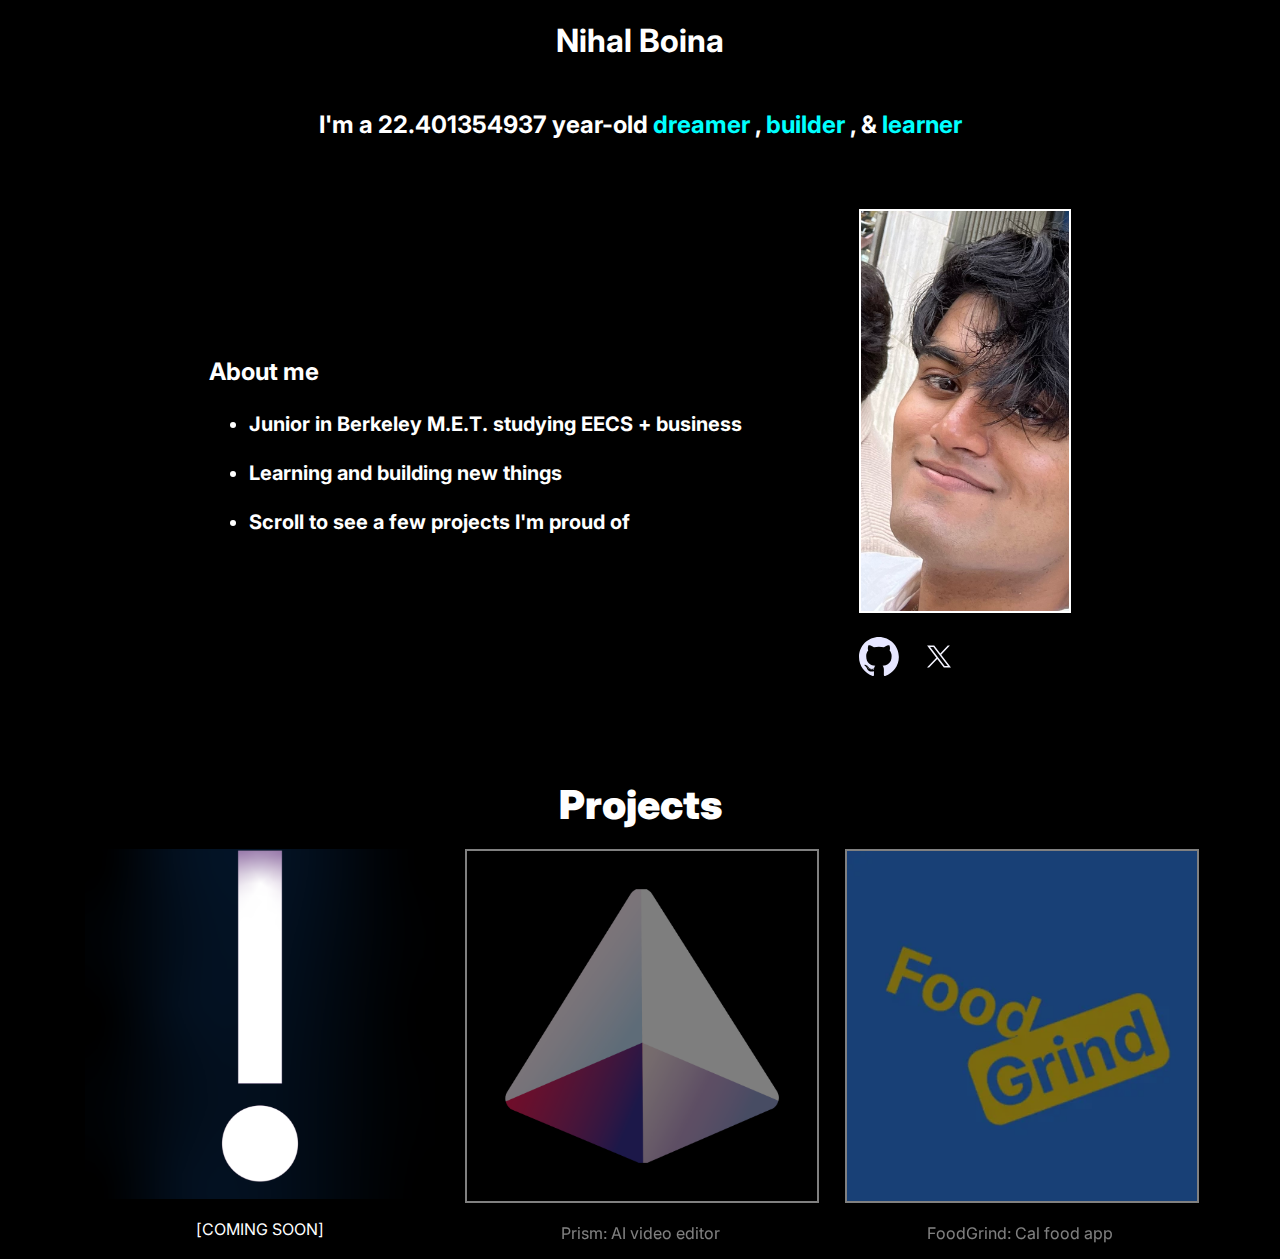
<file: index.html>
<!DOCTYPE html>


<!-- WRITE html code to add frame -->

<html>

<head>
  <title>Nihal Boina</title>
  <link rel="stylesheet" href="styles.css">
  <link rel="icon" type="image/x-icon" href="./favicon/favicon.ico">
  <link href="https://fonts.googleapis.com/css2?family=Inter:wght@400;500;600;700&display=swap" rel="stylesheet">
  <script type="text/javascript">
    function display_c() {
      var refresh = 100; // Refresh rate in milli seconds
      mytime = setTimeout('display_ct()', refresh)
    }
    var age, daysBetweenDates;


    daysBetweenDates = function (d1, d2) {
      var oneDay = 24 * 60 * 60 * 1000;
      var diffDays = (d2 - Date.parse(d1)) / oneDay;
      // console.log(diffDays)
      return diffDays;
    };

    function display_ct() {
      var today = new Date();
      var birthday = new Date('2004-03-02T06:54:00');
      var age = today.getFullYear() - birthday.getFullYear();

      // Adjust age if birthday hasn't occurred this year yet
      if (today.getMonth() < birthday.getMonth() ||
        (today.getMonth() === birthday.getMonth() && today.getDate() < birthday.getDate())) {
        age--;
      }

      // Add decimal portion based on progress through the year
      var nextBirthday = new Date(today.getFullYear(), birthday.getMonth(), birthday.getDate());
      if (nextBirthday < today) {
        nextBirthday.setFullYear(nextBirthday.getFullYear() + 1);
      }
      var yearProgress = 1 - (nextBirthday - today) / (365.25 * 24 * 60 * 60 * 1000);
      var preciseAge = age + yearProgress;

      document.getElementById('ct').innerHTML = preciseAge.toString().substring(0, 12);
      display_c();
    }

    function wrapCharacters(element) {
      const text = element.textContent;
      element.textContent = '';

      // Split by words while preserving spaces
      const words = text.split(/(\s+)/);

      words.forEach(word => {
        if (/^\s+$/.test(word)) {
          // If it's just whitespace, add it directly
          element.appendChild(document.createTextNode(word));
        } else {
          // For actual words, wrap each character
          const chars = word.split('');
          chars.forEach(char => {
            const span = document.createElement('span');
            span.textContent = char;
            span.className = 'char-glitch';
            element.appendChild(span);
          });
        }
      });
    }

    function glitchCharacters(containerClass, intensity = 'active', probability = 0.1) {
      const containers = document.querySelectorAll(containerClass);

      containers.forEach(container => {
        const chars = container.querySelectorAll('.char-glitch');
        // Reset all characters first
        chars.forEach(char => char.classList.remove(intensity));

        // Randomly select up to 2 characters to glitch
        const numCharsToGlitch = Math.min(2, Math.floor(Math.random() * 3)); // 0, 1, or 2 chars
        const indices = Array.from({ length: chars.length }, (_, i) => i);

        // Shuffle array and take first numCharsToGlitch elements
        for (let i = indices.length - 1; i > 0; i--) {
          const j = Math.floor(Math.random() * (i + 1));
          [indices[i], indices[j]] = [indices[j], indices[i]];
        }

        // Apply glitch effect to selected characters
        for (let i = 0; i < numCharsToGlitch; i++) {
          const char = chars[indices[i]];
          char.classList.add(intensity);
          setTimeout(() => {
            char.classList.remove(intensity);
          }, 200 + Math.random() * 300);
        }
      });
    }

    function initGlitchEffects() {
      // Wrap characters in spans
      const nameElement = document.querySelector('.name-container');
      wrapCharacters(nameElement);

      const textElements = document.querySelectorAll('.text-container');
      textElements.forEach(wrapCharacters);

      // Start glitch loops with adjusted frequencies
      setInterval(() => {
        glitchCharacters('.name-container', 'intense', 0.3); // Keep name/title frequency the same
      }, 400);

      setInterval(() => {
        glitchCharacters('.text-container', 'active', 0.01); // Keep low probability
      }, 4000); // Increased from 400 to 4000 (10x slower)
    }

    window.onload = function () {
      display_ct();
      initGlitchEffects();
    }
  </script>
</head>

<body class="bg-dyn" style="text-align:center">
  <h1>
    <span class="name-container">Nihal Boina</span>
  </h1>

  <div style="display: flex; justify-content: center; align-items: center; margin-top: 30px;">
    <h2 style="color:#FFFF;">
      <span>I'm a </span>
      <span id='ct'></span>
      <span> year-old </span>
      <a href="./dreams.html" style="color: cyan; text-decoration: none;">dreamer</a>
      <span>, </span>
      <a href="#Projects" style="color: cyan; text-decoration: none;">builder</a>
      <span>, & </span>
      <a href="./learnings.html" style="color: cyan; text-decoration: none;">learner</a>
    </h2>
  </div>

  <div style="
    margin-top: 50px;
    margin-bottom: 50px;
    display: flex; 
    justify-content: center;
    align-items: center;
    gap: 50px;
    color:#0099ff;
  ">
    <div style="flex: 1; max-width: 600px; text-align: left;">
      <p class="text-container" style="font-size: 24px; font-weight: bolder;">About me</p>
      <ul class="about-me-list" style="font-size: 20px; font-weight: bold; list-style-type: disc; line-height: 1.44;">
        <li class="text-container" style="margin-bottom: 1em;">Junior in Berkeley M.E.T. studying EECS + business</li>
        <li class="text-container" style="margin-bottom: 1em;">Learning and building new things</li>
        <li class="text-container">Scroll to see a few projects I'm proud of</li>
      </ul>
    </div>

    <div style="text-align: center;">
      <img src="./images/pfps/spain.jpeg" alt="Profile picture" style="height: 400px; border: 2px solid #0099ff;">
      <div class="social-icons" style="flex-direction: row;">
        <a href="https://github.com/nihalboina">
          <img src="./images/icons/github.svg" alt="GitHub" />
        </a>
        <a href="https://x.com/nihalwrld">
          <img src="./images/icons/X.svg" alt="X" />
        </a>
      </div>
    </div>
  </div>

  <div style="margin-top: 100px; color:#0099ff; text-align: center;" id="Projects">
    <h2>
      <span class="text-container" style="font-size: 40px; font-weight: bolder;">Projects</span>
    </h2>
  </div>
  <div style="
    margin-top: 10px;
    display: flex;
    flex-direction: column;
    gap: 50px;
    color: #0099ff;
  ">
    <div style="
      display: grid;
      grid-template-columns: repeat(3, 350px);
      justify-content: center;
      gap: 30px;
    ">
      <div>
        <a href="https://welcomeplayer.com/">
          <img src="./images/projects/SYSTEM.png" alt="Placeholder"
            style="width: 350px; height: 350px; object-fit: cover;">
        </a>
        <p class="text-container">[COMING SOON]</p>
      </div>
      <div class="hover-opac">
        <a href="https://prismclips.com/">
          <img src="./images/projects/prism.png" alt="Prism"
            style="width: 350px; height: 350px; object-fit: cover; border: 2px solid #0099ff;">
        </a>
        <p class="text-container">Prism: AI video editor</p>
      </div>
      <div class="hover-opac">
        <a href="https://apps.apple.com/in/app/foodgrind/id1664938134">
          <img src="./images/projects/foodgrind.webp" alt="FoodGrind"
            style="width: 350px; height: 350px; object-fit: cover; border: 2px solid #0099ff;">
        </a>
        <p class="text-container">FoodGrind: Cal food app</p>
      </div>
    </div>

    <!-- <div style="
      display: flex;
      flex-direction: row;
      justify-content: center;
      gap: 30px;
    ">
      <div class="hover-opac" style="flex: 1; max-width: 350px;">
        <a href="https://devpost.com/software/faiza">
          <img src="./images/projects/Faiza.png" alt="FAIZA"
            style="width: 100%; height: 350px; border: 2px solid #0099ff;">
        </a>
        <p class="text-container">FAIZA: decentralized medical forum</p>
      </div>
      <div class="hover-opac" style="flex: 1; max-width: 350px;">
        <a href="https://www.loudounnow.com/2021/11/05/two-teens-develop-app-to-improve-mental-health/">
          <img src="./images/projects/philio.jpeg" alt="Philio"
            style="width: 100%; height: 350px; border: 2px solid #0099ff;">
        </a>
        <p class="text-container">Philio: philosophical social media</p>
      </div>
      <div class="hover-opac" style="flex: 1; max-width: 350px;">
        <a
          href="https://www.myedmaster.com/wp-content/uploads/2021/06/MEM-machine-learning-video.mp4?feature=oembed&autoplay=1">
          <img src="./images/projects/a-list-empire.webp" alt="A-List-Empire"
            style="width: 100%; height: 350px; border: 2px solid #0099ff;">
        </a>
        <p class="text-container">A-List-Empire: A.I. tutoring</p>
      </div>
    </div> -->
  </div>

  <!-- <div style="margin-top: 200px; color:white;">
      <a class = "hover-highlight-animation-5" style="font-size: 40px; font-weight: bolder; color:white;" href="./files/NihalBoina_2025.pdf">* Resume *</a>
    </div> -->
  </div>
  <script>
    var skills =
      '<div style = "color: white; background-color: lightcoral; font-size: 13px; margin-top: 10px;" class = "s-e-e">\
            <a>\
            Languages\
                </a >\
                <div style="font-size: 10px;">\
                  <li>\
                    Python, C++, Java, HTML/CSS, Swift, Javascript, SQL\
                  </li>\
                </div>\
                <div style="margin-top: 10px;">\
                  <a>\
                    Libraries\
                  </a>\
                </div>\
                <div style="font-size: 10px;">\
                  <li>\
                    pandas, PyTorch, OpenCV, NumPy, SKLearn, Selenium, BS4\
                  </li>\
                </div>\
                <div style="margin-top: 10px;">\
                  <a>\
                    OS Experience\
                  </a>\
                </div>\
                <div style="font-size: 10px;">\
                  <li>\
                    Windows, Mac OS, and Linux\
                  </li>\
                </div>\
                <div style="margin-top: 10px;">\
                  <a>\
                    Other\
                  </a>\
                </div>\
                <div style="font-size: 10px;">\
                  <li>\
                    AWS, GCP, AppStoreConnect\
                  </li>\
                </div>\
              </div >';
    var exp = '<div style = "color: white; background-color: lightgreen; font-size: 13px; margin-top: 10px;" class = "s-e-e">\
                <a>\
                  Rimble\
                </a>\
                <div style="font-size: 10px;">\
                  <li>\
                    Machine Learning Intern - Aug. 2023\
                  </li>\
                </div>\
                <div style="margin-top: 10px;">\
                  <a>\
                    A-List-Empire\
                  </a>\
                </div>\
                <div style="font-size: 10px;">\
                  <li>\
                    Machine Learning Architect - Aug. 2022\
                  </li>\
                </div>\
                <div style="margin-top: 10px;">\
                  <a>\
                    MyEdMaster\
                  </a>\
                </div>\
                <div style="font-size: 10px;">\
                  <li>\
                    Machine Learning Lead - Aug. 2021\
                  </li>\
                </div>\
              </div>\
            </div >';
    var education = '<div style = "color: white; background-color: lightblue; font-size: 13px; margin-top: 10px;" class = "s-e-e">\
             <div style="margin-top: 10px;">\
                <a>\
                University of California, Berkeley\
                </a>\
              </div>\
              <div style="font-size: 10px;">\
                <li>\
                  August 2022 - Current\
                </li>\
              </div>\
              <div style="margin-top: 10px;">\
                <a>\
                  Loudoun Academy of Science\
                </a>\
              </div>\
              <div style="font-size: 10px;">\
                <li>\
                  August 2018 - May 2022\
                </li>\
              </div>\
            </div >';
    var regstyle = '"font-size: larger;font-weight:bold;"';
    var activestyle1 = '"font-size: larger;font-weight:bold;background-color:lightcoral;color:white;text-decoration:none;border:none;"';
    var activestyle2 = '"font-size: larger;font-weight:bold;background-color:lightgreen;color:white;text-decoration:none;border-width:0px,border-radius:2px;border:none;"';
    var activestyle3 = '"font-size: larger;font-weight:bold;background-color:lightblue;color:white;text-decoration:none;border-width:0px,border-radius:2px;border:none;"';
  </script>
</body>

</html>
</file>
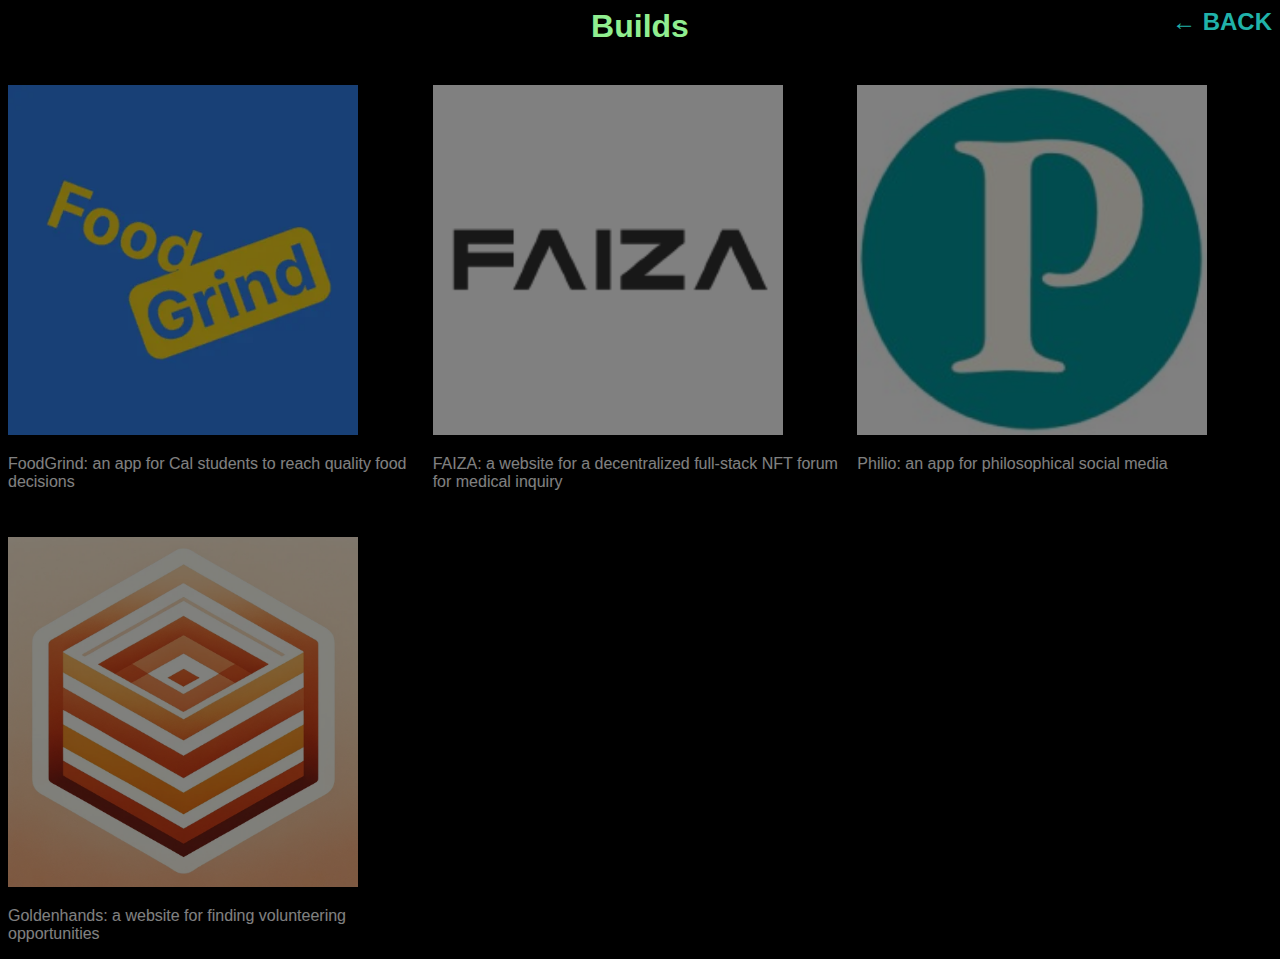
<file: builds.html>
<!DOCTYPE html>
<html>

<head>
    <title>Builds</title>
    <link rel="stylesheet" href="styles.css">
</head>

<body class="bg-dyn" style="text-align:left">
    <div style="
              display: flex; 
              flex-direction: row;
            ">
        <div style="background-color: black; flex: 1;">
        </div>
        <div style="color: lightgreen; flex: 1; text-align: center; font-size: xx-large; font-weight: bolder;">
            Builds
        </div>
        <div style="color: white;text-align:right; font-size: x-large; flex: 1; font-weight: bold;">
            <a class="hover-highlight-animation-4" href="./index.html">&#x2190 BACK</a>
        </div>
    </div>
    <div style="
                margin-top: 10px;
                display: flex; 
                flex-direction: column;
                color:white;
              ">
        <div style="
                          margin-top: 10px;
                          display: flex; 
                          flex-direction: row;
                          color:white;
                        ">
            <div class="hover-opac" style="margin-top:20px; flex:1; padding-right: 10px;">
                <img src="./images/projects/foodgrind.webp" alt="Grad pic" style="width: 350 px; height: 350px;">
                <p>FoodGrind: an app for Cal students to reach quality food decisions</p>
            </div>
            <div class="hover-opac" style="margin-top:20px; flex:1; padding-right: 10px;">
                <img src="./images/projects/Faiza.png" alt="Grad pic" style="width: 350 px; height: 350px;">
                <p>FAIZA: a website for a decentralized full-stack NFT forum for medical inquiry</p>
            </div>
            <div class="hover-opac" style="margin-top:20px; flex:1">
                <img src="./images/projects/philio.jpeg" alt="Grad pic" style="width: 350 px; height: 350px;">
                <p>Philio: an app for philosophical social media</p>
            </div>
        </div>
    
        <div style="
                                    margin-top: 10px;
                                    display: flex; 
                                    flex-direction: row;
                                    color:white;
                                  ">
            <div class="hover-opac" style="margin-top:20px; flex:1; padding-right: 10px;">
                <img src="./images/projects/goldenhands.png" alt="Grad pic" style="width: 350 px; height: 350px;">
                <p>Goldenhands: a website for finding volunteering opportunities</p>
            </div>
            <div style="margin-top:20px; flex:1; padding-right: 10px;">
                <img src="./images/projects/black.png" alt="Grad pic" style="width: 350 px; height: 350px;">
            </div>
            <div style="margin-top:20px; flex:1">
                <img src="./images/projects/black.png" alt="Grad pic" style="width: 350 px; height: 350px;">
            </div>
        </div>
    </div>
</body>

</html>
</file>
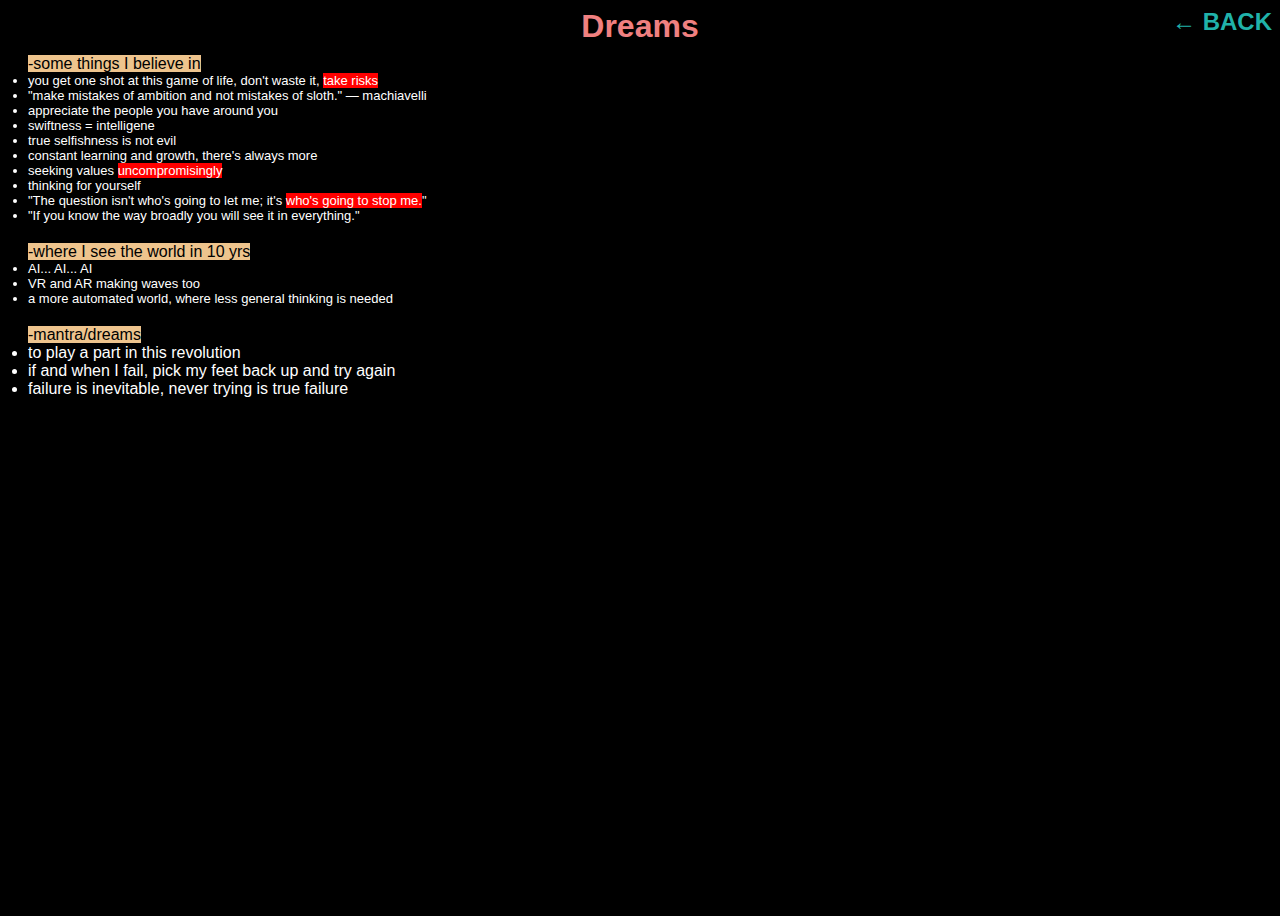
<file: dreams.html>
<!DOCTYPE html>
<html>

<head>
    <title>Dreams</title>
    <link rel="stylesheet" href="styles.css">
</head>

<body class="bg-dyn" style="text-align:left">
    <div style="
              display: flex; 
              flex-direction: row;
            ">
        <div style="background-color: black; flex: 1;">
        </div>
        <div style="color: lightcoral; flex: 1; text-align: center; font-size: xx-large; font-weight: bolder;">
            Dreams
        </div>
        <div style="color: white; font-size: x-large; flex: 1; text-align: right; font-weight: bold;">
            <a class="hover-highlight-animation-4" href="./index.html">&#x2190 BACK</a>
        </div>
    </div>
    <div style="padding-left: 20px;">
        <div style="color: white; padding-top: 10px;">
            <span style="background-color: rgb(238, 196, 141); color: black;">-some things I believe in</span>
            <div style="font-size: 13px;">
                <li>you get one shot at this game of life, don't waste it, <span style="background-color: red;">take
                        risks</span></li>
                <li>"make mistakes of ambition and not mistakes of sloth." — machiavelli</li>
                <li>appreciate the people you have around you</li>
                <li>swiftness = intelligene</li>
                <li>true selfishness is not evil</li>
                <li>constant learning and growth, there's always more</li>
                <li>seeking values <span style="background-color: red;">uncompromisingly</span></li>
                <li>thinking for yourself</li>
                <li>"The question isn't who's going to let me; it's <span style="background-color: red;">who's going to
                        stop me.</span>"</li>
                <li>"If you know the way broadly you will see it in everything."</li>
            </div>
        </div>
        <div style="color: white; padding-top: 20px;">
            <span style="background-color: rgb(238, 196, 141); color: black;">-where I see the world in 10 yrs</span>
            <div style="font-size: 13px;">
                <li>AI... AI... AI</li>
                <li>VR and AR making waves too</li>
                <li>a more automated world, where less general thinking is needed</li>
            </div>

        </div>
        <div style="color: white; padding-top: 20px;">
            <span style="background-color: rgb(238, 196, 141); color: black;">-mantra/dreams</span>
            <li>to play a part in this revolution</li>
            <li>if and when I fail, pick my feet back up and try again</li>
            <li>failure is inevitable, never trying is true failure</li>
        </div>
    </div>
</body>

</html>
</file>
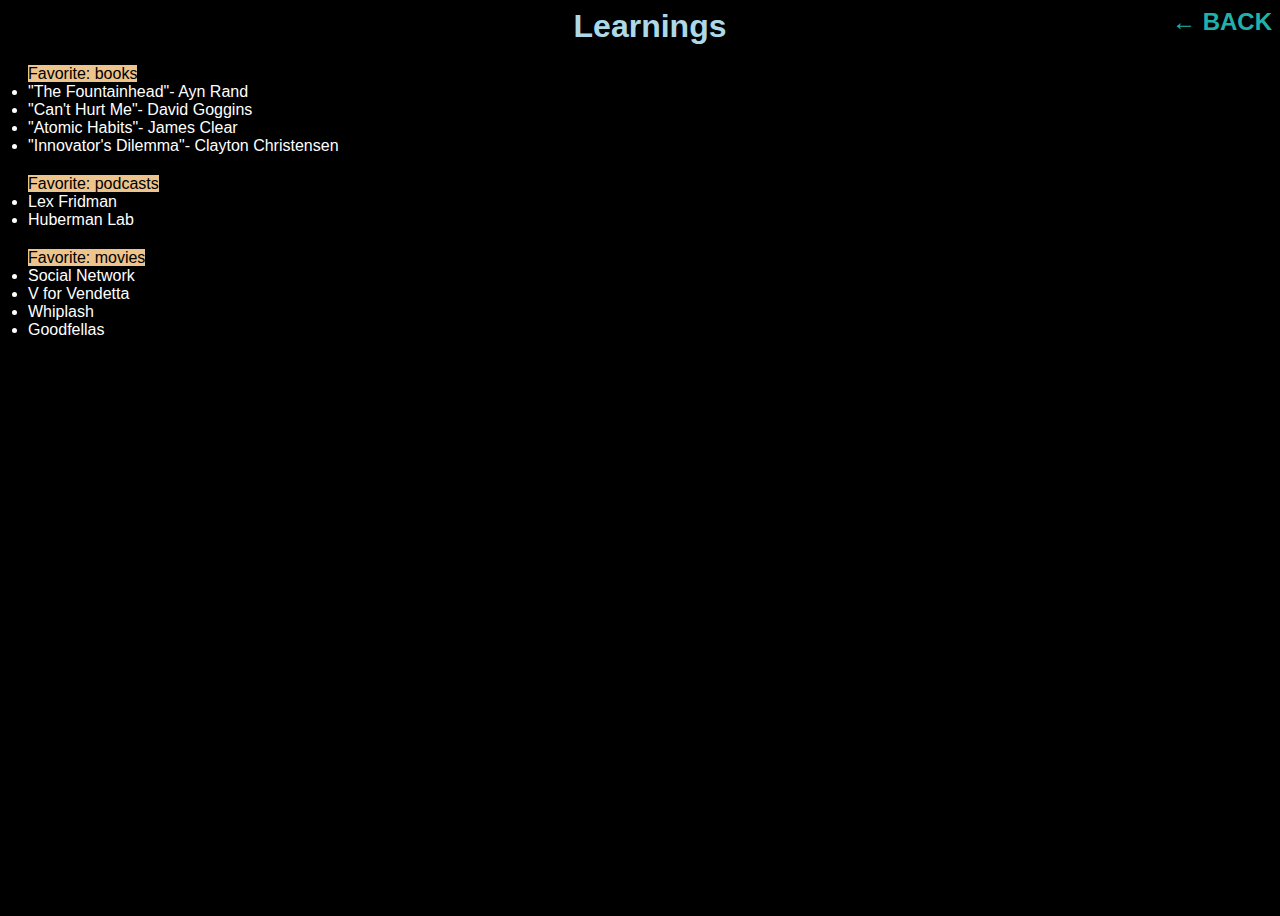
<file: learnings.html>
<!DOCTYPE html>
<html>

<head>
    <title>Learnings</title>
    <link rel="stylesheet" href="styles.css">
</head>

<body class="bg-dyn" style="text-align:left; padding-left: 20px;">
    <div style="
              display: flex; 
              flex-direction: row;
            ">
        <div style="background-color: black; flex: 1;">
        </div>
        <div style="color: lightblue; flex: 1; text-align: center; font-size: xx-large; font-weight: bolder;">
            Learnings
        </div>
        <div style="color: white; text-align:right; font-size: x-large; flex: 1; font-weight: bold;">
            <a class="hover-highlight-animation-4" href="./index.html">&#x2190 BACK</a>
        </div>
    </div>
    <div style="color: white; padding-top: 20px;">
        <span style="background-color: rgb(238, 196, 141); color: black;">Favorite: books</span>
        <li><a href="https://a.co/d/11Sbmw8" class="web-link">"The Fountainhead"</a>- Ayn Rand</li>
        <li><a href="https://a.co/d/dqmRYGO" class="web-link">"Can't Hurt Me"</a>- David Goggins</li>
        <li><a href="https://a.co/d/fXeFikp" class="web-link">"Atomic Habits"</a>- James Clear</li>
        <li><a href="https://a.co/d/6jPAQVS" class="web-link">"Innovator's Dilemma"</a>- Clayton Christensen</li>
    </div>
    <div style="color: white; padding-top: 20px;">
        <span style="background-color: rgb(238, 196, 141); color: black;">Favorite: podcasts</span>
        <li>Lex Fridman</li>
        <li>Huberman Lab</li>
    </div>
    <div style="color: white; padding-top: 20px;">
        <span style="background-color: rgb(238, 196, 141); color: black;">Favorite: movies</span>
        <li>Social Network</li>
        <li>V for Vendetta</li>
        <li>Whiplash</li>
        <li>Goodfellas</li>
    </div>
    <!-- <div style="color: white; padding-top: 20px;">
        <span style="background-color: rgb(238, 196, 141); color: black;">Currently: </span>
        <li>Reading: <a href = "https://www.amazon.com/Gambler-Secrets-Life-at-Risk/dp/1668032856" class = "web-link">"Gambler: Secrets from a Life at Risk"</a>- Billy Walters</li>
    </div> -->
    <!-- <div style="color: white; padding-top: 20px;">
        <span style="background-color: rgb(238, 196, 141); color: black;">Lessons</span>
        <li>#1 advantage for startups is speed</li>
        <li>Live to your own standards</li>
        <li>In addition to learning from your own mistakes, learn from others' asw</li>
        <li>Ship first, adjust later</li>
        <li>Much  more to add</li>
    </div> -->
</body>

</html>
</file>
<file: styles.css>
* .bg-dyn {
  background-color: black;
  background-size: 400% 400%;
  height: 100vh;
  font-family: "Inter", sans-serif;
}

@keyframes glitch-char {
  0% {
    transform: translate(0);
    opacity: 1;
    color: white;
  }
  20% {
    transform: translate(-2px, 2px);
    opacity: 0.8;
    color: #00ffff;
    text-shadow: 2px 2px #ff1744;
  }
  40% {
    transform: translate(-2px, -2px);
    opacity: 1;
    color: #ff1744;
    text-shadow: -2px -2px #00ffff;
  }
  60% {
    transform: translate(2px, 2px);
    opacity: 0.9;
    color: #00ffff;
    text-shadow: 2px -2px #ff1744;
  }
  80% {
    transform: translate(2px, -2px);
    opacity: 1;
    color: #ff1744;
    text-shadow: -2px 2px #00ffff;
  }
  100% {
    transform: translate(0);
    opacity: 1;
    color: white;
    text-shadow: none;
  }
}

@keyframes glitch-char-intense {
  0% {
    transform: translate(0);
    opacity: 1;
    color: #00ffff;
    text-shadow: -3px 0 #ff1744, 3px 3px #00ffff;
  }
  25% {
    transform: translate(-4px, 2px);
    opacity: 0.7;
    color: #ff1744;
    text-shadow: 3px -3px #00ffff, -3px 3px #ff1744;
  }
  50% {
    transform: translate(3px, -3px);
    opacity: 0.9;
    color: #00ffff;
    text-shadow: 3px 0 #ff1744, -3px -3px #00ffff;
  }
  75% {
    transform: translate(-3px, -3px);
    opacity: 0.8;
    color: #ff1744;
    text-shadow: -3px 3px #00ffff, 3px 0 #ff1744;
  }
  100% {
    transform: translate(0);
    opacity: 1;
    color: #00ffff;
    text-shadow: -3px 0 #ff1744, 3px 3px #00ffff;
  }
}

.char-glitch {
  display: inline-block;
  color: white;
}

.char-glitch.active {
  animation: glitch-char 300ms infinite;
}

.char-glitch.intense {
  animation: glitch-char-intense 200ms infinite;
}

.text-container {
  color: white;
}

.name-glitch {
  animation: glitch-intense 200ms infinite;
  color: white;
  font-size: 300%;
  font-weight: bolder;
  text-transform: uppercase;
  letter-spacing: 0.1em;
}

.age-glitch {
  animation: glitch-intense 300ms infinite;
  color: white;
  font-weight: bold;
}

.header {
  margin-top: 0px;
  color: white;
}

.hover-highlight-animation-1 {
  color: white;
  text-decoration: none;
  transition: background-color 0.15s, color 0.15s;
}

.hover-highlight-animation-1:hover {
  background-color: white;
  color: black;
  text-decoration: none;
  border-width: 0px;
  border-radius: 2px;
}

.hover-highlight-animation-2 {
  color: white;
  text-decoration: none;
  transition: background-color 0.15s, color 0.15s;
}

.hover-highlight-animation-2:hover {
  color: black;
  text-decoration: none;
  background-color: white;
  border-width: 0px;
  border-radius: 2px;
}

.hover-highlight-animation-3 {
  color: white;
  text-decoration: none;
  transition: background-color 0.15s, color 0.15s;
}

.hover-highlight-animation-3:hover {
  color: black;
  text-decoration: none;
  background-color: white;
  border-width: 0px;
  border-radius: 2px;
}

.hover-highlight-animation-4 {
  color: lightseagreen;
  text-decoration: none;
  transition: background-color 0.15s, color 0.15s;
}

.hover-highlight-animation-4:hover {
  color: white;
  text-decoration: none;
  background-color: lightseagreen;
}

.hover-highlight-animation-5 {
  color: indigo;
  text-decoration: none;
  transition: background-color 0.15s, color 0.15s;
}

.hover-highlight-animation-5:hover {
  color: white;
  text-decoration: none;
  background-color: indigo;
}

.hover-highlight-animation-img {
  background-color: gray;
  opacity: 0.90;
  text-decoration: none;
  transition: background-color 0.15s, opacity 0.15s;
}

.hover-highlight-animation-img:hover {
  text-decoration: none;
  background-color: whitesmoke;
  opacity: 1;
}

.web-link {
  color: white;
  text-decoration: none;
  transition: background-color 0.15s, color 0.15s;
}

.web-link:hover {
  color: black;
  text-decoration: none;
  background-color: white;
}

* .hover-underline-animation {
  display: inline-block;
  position: relative;
  cursor: pointer;
}

.hover-underline-animation:after {
  content: "";
  position: absolute;
  width: 100%;
  transform: scaleX(0);
  height: 2px;
  bottom: 0;
  left: 0;
  background-color: #0087ca;
  transform-origin: bottom middle;
  transition: transform 0.25s ease-out;
}

.hover-underline-animation:hover:after {
  transform: scaleX(1);
  transform-origin: bottom middle;
}

.hover-underline-animation:active {
}

.hover-opac {
  opacity: 0.5;
  cursor: pointer;
  transition: opacity 0.25s;
}

.hover-opac:hover {
  opacity: 1;
}

/* Hide the checkbox */
#toggle {
  display: none;
}
#toggle1 {
  display: none;
}
#toggle2 {
  display: none;
}

/* Styling for the clickable label */
#clickableText {
  cursor: pointer;
  color: red;
  /* Additional styling as needed */
}

/* Initially hide the content */
#hiddenText {
  display: none;
  color: blue;
  /* Additional styling as needed */
}

/* Display content when checkbox is checked */
#toggle:checked + #clickableText + #hiddenText {
  display: block;
}

#toggle1:checked + #clickableText + #hiddenText {
  display: block;
}

#toggle2:checked + #clickableText + #hiddenText {
  display: block;
}

.social-icons {
  display: flex;
  flex-direction: column;
  gap: 20px;
  margin-top: 20px;
  align-items: center;
}

.social-icons img {
  width: 40px;
  filter: invert(1) sepia(1) saturate(5) hue-rotate(180deg);
  transition: all 0.3s ease;
}

.social-icons img:hover {
  filter: invert(1) sepia(1) saturate(5) hue-rotate(180deg) brightness(1.5);
  transform: scale(1.1);
}

/* Update the About Me section line spacing */
.about-me-list {
  line-height: 1.8;
}

/* Update image borders to white */
img[style*="border"] {
  border: 2px solid white !important;
}
</file>
